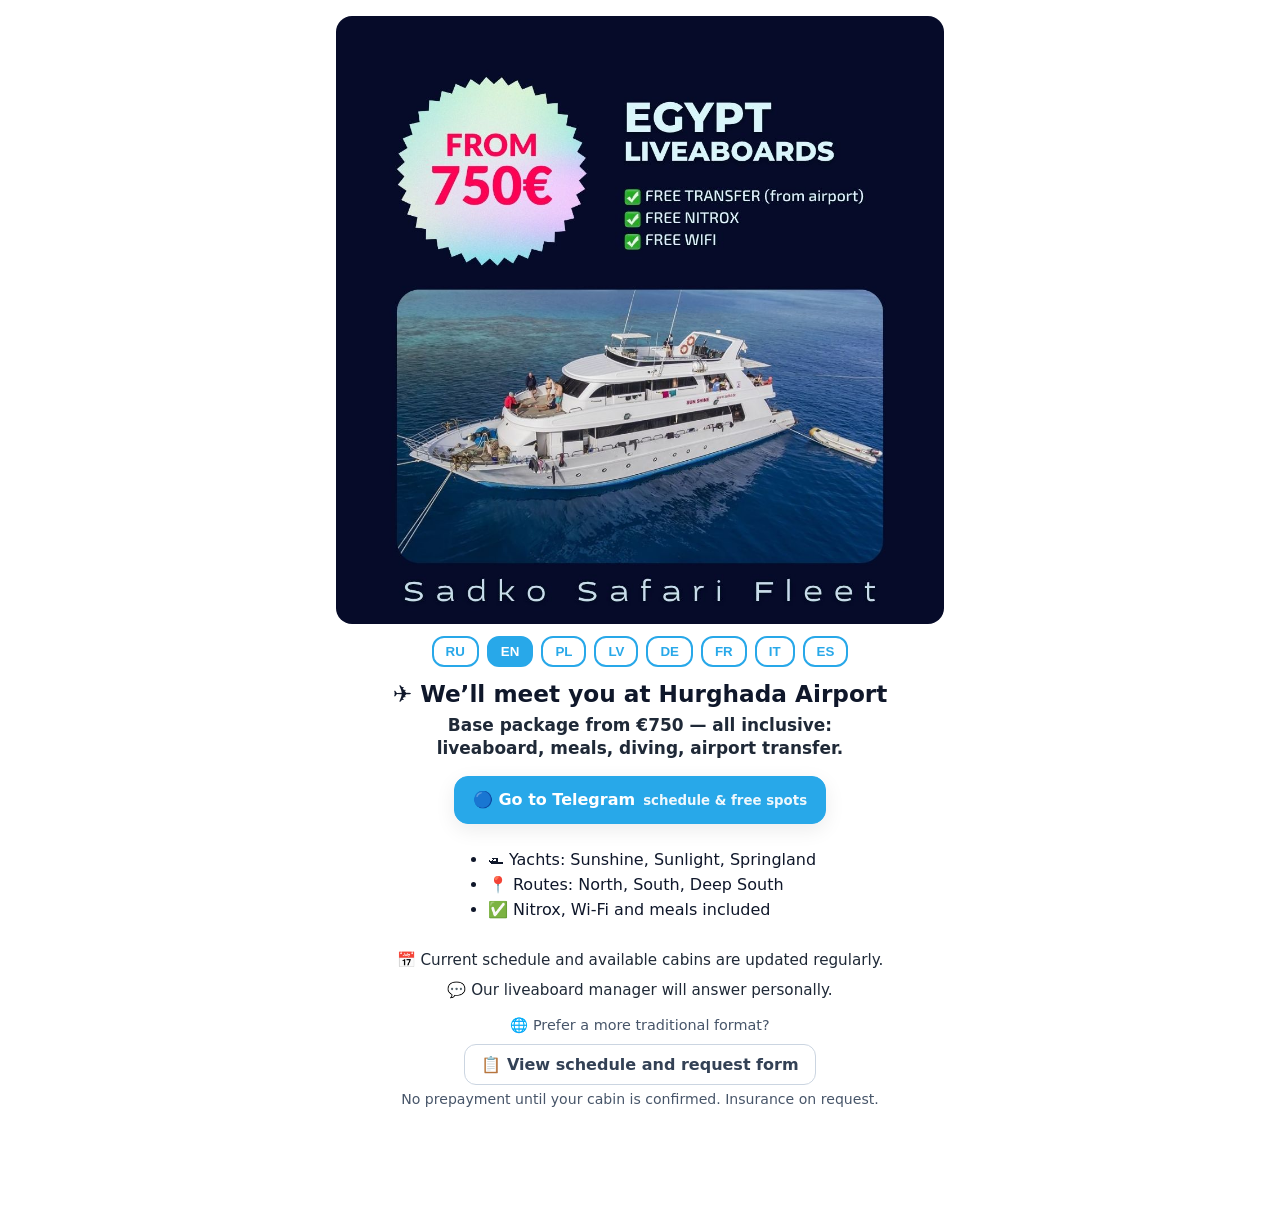
<file: index.html>
<!DOCTYPE html>
<html lang="en">
<head>

  <meta charset="UTF-8"/>

  <meta
    name="viewport"
    content="width=device-width, initial-scale=1.0"
  />

  <title>Dive Safari Egypt</title>

  <!-- Meta Pixel Code -->

  <script>

    !function(f,b,e,v,n,t,s)
    {
      if(f.fbq)return;

      n=f.fbq=function()
      {
        n.callMethod
          ? n.callMethod.apply(n,arguments)
          : n.queue.push(arguments)
      };

      if(!f._fbq)f._fbq=n;

      n.push=n;
      n.loaded=!0;
      n.version='2.0';
      n.queue=[];

      t=b.createElement(e);
      t.async=!0;
      t.src=v;

      s=b.getElementsByTagName(e)[0];

      s.parentNode.insertBefore(t,s)

    }(
      window,
      document,
      'script',
      'https://connect.facebook.net/en_US/fbevents.js'
    );

    fbq('init', '675997335920840');

    fbq('track', 'PageView');

  </script>

  <noscript>

    <img
      height="1"
      width="1"
      style="display:none"
      src="https://www.facebook.com/tr?id=675997335920840&ev=PageView&noscript=1"
    />

  </noscript>

  <style>

    :root{

      --brand:#28A8E9;
      --accent:#28A8E9;

      --text:#0f172a;
      --muted:#475569;

      --soft:#f1f5ff;
      --soft2:#e7eeff;

      --radius:14px;

      --shadow:0 6px 20px rgba(2,6,23,.08);

    }

    *{
      box-sizing:border-box
    }

    body{

      font-family:
        system-ui,
        -apple-system,
        Segoe UI,
        Roboto,
        Ubuntu,
        Cantarell,
        sans-serif;

      margin:0;

      background:#fff;

      color:var(--text);

      -webkit-font-smoothing:antialiased;

      -moz-osx-font-smoothing:grayscale;

    }

    .container{

      max-width:640px;

      margin:0 auto;

      padding:16px 16px 100px;

      text-align:center;

    }

    .hero-img{

      width:100%;

      border-radius:16px;

      display:block;

      margin:0 auto;

    }

    .lang-switch{

      display:flex;

      gap:8px;

      flex-wrap:wrap;

      justify-content:center;

      margin:12px 0 4px;

    }

    .lang-button{

      border:2px solid var(--brand);

      background:#fff;

      color:var(--brand);

      font-weight:800;

      padding:6px 12px;

      border-radius:12px;

      cursor:pointer;

    }

    .lang-button.active{

      background:var(--brand);

      color:#fff;

    }

    h1{

      font-size:1.45rem;

      line-height:1.25;

      margin:12px 0 6px;

    }

    h2{

      font-size:1.06rem;

      line-height:1.35;

      margin:0 0 14px;

      color:#1f2937;

    }

    ul{

      margin:10px auto 14px;

      padding-left:24px;

      list-style:disc;

      max-width:90%;

      text-align:left;

      display:inline-block;

    }

    ul li{

      margin-bottom:6px;

    }

    .note{

      font-size:.95rem;

      color:#1f2937;

      margin:12px auto;

      max-width:90%;

    }

    .subnote{

      font-size:.88rem;

      color:var(--muted);

      margin-top:6px;

      max-width:90%;

      margin-left:auto;

      margin-right:auto;

    }

    .cta-row{

      display:flex;

      gap:12px;

      flex-wrap:wrap;

      margin:16px 0;

      justify-content:center;

    }

    .btn{

      display:inline-flex;

      align-items:center;

      justify-content:center;

      gap:8px;

      padding:14px 18px;

      border-radius:var(--radius);

      text-decoration:none;

      font-weight:900;

      line-height:1;

      border:1px solid transparent;

      color:#fff;

      box-shadow:var(--shadow);

      transition:
        transform .06s ease,
        opacity .2s ease;

      min-height:48px;

    }

    .btn:active{

      transform:translateY(1px)

    }

    .btn-primary{

      background:var(--brand);

      border-color:var(--brand);

    }

    .btn small{

      font-weight:600;

      opacity:.92;

      display:block;

      margin-top:3px;

      line-height:1.1;

    }

    .secondary-link-wrapper{

      margin-top:18px;

      text-align:center;

    }

    .secondary-link-label{

      font-size:.9rem;

      color:var(--muted);

      margin-bottom:10px;

    }

    .secondary-link-btn{

      display:inline-block;

      padding:10px 16px;

      border:1px solid #cbd5e1;

      border-radius:12px;

      text-decoration:none;

      color:#334155;

      font-weight:600;

      background:#fff;

      transition:
        background .2s ease,
        border-color .2s ease;

    }

    .secondary-link-btn:hover{

      background:#f8fafc;

      border-color:#94a3b8;

    }

    @media (max-width:768px){

      .container{
        text-align:left;
      }

      .btn{
        flex:1;
        text-align:center;
      }

      ul,
      .note,
      .subnote{

        max-width:100%;

        display:block;

        text-align:left;

      }

      .secondary-link-wrapper{
        text-align:left;
      }

      .cta-sticky{

        display:block;

        position:fixed;

        left:0;
        right:0;
        bottom:10px;

        z-index:9999;

        padding:10px 12px;

        background:rgba(255,255,255,.96);

        backdrop-filter:blur(8px)

      }

      .cta-sticky-inner{

        display:flex;

        gap:10px;

        max-width:640px;

        margin:0 auto

      }
    }

    .cta-sticky{
      display:none
    }

  </style>

</head>

<body>

<div class="container">

  <img
    id="header-img"
    class="hero-img"
    src="EG_en_for_landing.jpg"
    alt="Dive Safari Egypt"
    loading="lazy"
  />

  <!-- Language switch -->

  <div
    class="lang-switch"
    role="tablist"
    aria-label="Language switcher"
  >

    <button
      id="btn-ru"
      class="lang-button"
      onclick="setLanguage('ru')"
    >
      RU
    </button>

    <button
      id="btn-en"
      class="lang-button"
      onclick="setLanguage('en')"
    >
      EN
    </button>

    <button
      id="btn-pl"
      class="lang-button"
      onclick="setLanguage('pl')"
    >
      PL
    </button>

    <button
      id="btn-lv"
      class="lang-button"
      onclick="setLanguage('lv')"
    >
      LV
    </button>

    <button
      id="btn-de"
      class="lang-button"
      onclick="setLanguage('de')"
    >
      DE
    </button>

    <button
      id="btn-fr"
      class="lang-button"
      onclick="setLanguage('fr')"
    >
      FR
    </button>

    <button
      id="btn-it"
      class="lang-button"
      onclick="setLanguage('it')"
    >
      IT
    </button>

    <button
      id="btn-es"
      class="lang-button"
      onclick="setLanguage('es')"
    >
      ES
    </button>

  </div>

  <!-- ================= RU ================= -->

  <section id="lang-ru" style="display:none">

    <h1>
      ✈️ Мы встретим вас в аэропорту Хургады
    </h1>

    <h2>
      Базовый пакет от 750 € — всё включено:<br>
      яхта, питание, дайвинг, трансфер.
    </h2>

    <div class="cta-row">

      <a
        class="btn btn-primary"
        href="https://iscuba.online/dive/tg-eg/"
        target="_blank"
        rel="noopener"
        onclick="trackClickTelegram()"
      >
        🔵 Перейти в Telegram
        <small>расписание и свободные места</small>
      </a>

    </div>

    <ul>

      <li>
        🛥 Яхты: Sunshine, Sunlight и Springland
      </li>

      <li>
        📍 Маршруты: Север, Юг, Дальний Юг
      </li>

      <li>
        ✅ Nitrox, Wi-Fi и питание включены
      </li>

    </ul>

    <p class="note">
      📅 Актуальное расписание и свободные места обновляются регулярно.
    </p>

    <p class="note">
      💬 Менеджер яхты ответит лично.
    </p>

    <div class="secondary-link-wrapper">

      <div class="secondary-link-label">
        🌐 Предпочитаете классический формат?
      </div>

      <a
        class="secondary-link-btn"
        href="https://iscuba.online/dive/eg-schedule-form-ru/"
        target="_blank"
        rel="noopener"
        onclick="trackClickSchedule()"
      >
        📋 Смотреть расписание и форму запроса
      </a>

    </div>

    <p class="subnote">

      Без предоплаты до подтверждения каюты.

      Документы и страховка — по запросу.

    </p>

  </section>

  <!-- ================= EN ================= -->

  <section id="lang-en" style="display:none">

    <h1>
      ✈️ We’ll meet you at Hurghada Airport
    </h1>

    <h2>
      Base package from €750 — all inclusive:<br>
      liveaboard, meals, diving, airport transfer.
    </h2>

    <div class="cta-row">

      <a
        class="btn btn-primary"
        href="https://iscuba.online/dive/tg-eg/"
        target="_blank"
        rel="noopener"
        onclick="trackClickTelegram()"
      >
        🔵 Go to Telegram
        <small>schedule & free spots</small>
      </a>

    </div>

    <ul>

      <li>
        🛥 Yachts: Sunshine, Sunlight, Springland
      </li>

      <li>
        📍 Routes: North, South, Deep South
      </li>

      <li>
        ✅ Nitrox, Wi-Fi and meals included
      </li>

    </ul>

    <p class="note">
      📅 Current schedule and available cabins are updated regularly.
    </p>

    <p class="note">
      💬 Our liveaboard manager will answer personally.
    </p>

    <div class="secondary-link-wrapper">

      <div class="secondary-link-label">
        🌐 Prefer a more traditional format?
      </div>

      <a
        class="secondary-link-btn"
        href="https://iscuba.online/dive/eg-schedule-form-ru/"
        target="_blank"
        rel="noopener"
        onclick="trackClickSchedule()"
      >
        📋 View schedule and request form
      </a>

    </div>

    <p class="subnote">

      No prepayment until your cabin is confirmed.

      Insurance on request.

    </p>

  </section>

  <!-- ================= PL ================= -->

  <section id="lang-pl" style="display:none">

    <h1>
      ✈️ Odbierzemy Cię z lotniska w Hurghadzie
    </h1>

    <h2>
      Pakiet podstawowy od 750 € — wszystko w cenie:<br>
      liveaboard, wyżywienie, nurkowania, transfer z lotniska.
    </h2>

    <div class="cta-row">

      <a
        class="btn btn-primary"
        href="https://iscuba.online/dive/tg-eg/"
        target="_blank"
        rel="noopener"
        onclick="trackClickTelegram()"
      >
        🔵 Otwórz Telegram
        <small>grafik i wolne miejsca</small>
      </a>

    </div>

    <ul>

      <li>
        🛥 Jachty: Sunshine, Sunlight, Springland
      </li>

      <li>
        📍 Trasy: Północ, Południe, Dalekie Południe
      </li>

      <li>
        ✅ Nitrox, Wi-Fi i wyżywienie w cenie
      </li>

    </ul>

    <p class="note">
      📅 Aktualny harmonogram i wolne miejsca są regularnie aktualizowane.
    </p>

    <p class="note">
      💬 Menedżer jachtu odpowie osobiście.
    </p>

    <div class="secondary-link-wrapper">

      <div class="secondary-link-label">
        🌐 Preferujesz klasyczny format?
      </div>

      <a
        class="secondary-link-btn"
        href="https://iscuba.online/dive/eg-schedule-form-ru/"
        target="_blank"
        rel="noopener"
        onclick="trackClickSchedule()"
      >
        📋 Zobacz harmonogram i formularz
      </a>

    </div>

    <p class="subnote">

      Bez przedpłaty do potwierdzenia kabiny.

      Ubezpieczenie na życzenie.

    </p>

  </section>

  <!-- ================= LV ================= -->

  <section id="lang-lv" style="display:none">

    <h1>
      ✈️ Mēs jūs sagaidīsim Hurgadas lidostā
    </h1>

    <h2>
      Bāzes pakete no 750 € — viss iekļauts:<br>
      jahta, ēdināšana, niršana, transfērs no lidostas.
    </h2>

    <div class="cta-row">

      <a
        class="btn btn-primary"
        href="https://iscuba.online/dive/tg-eg/"
        target="_blank"
        rel="noopener"
        onclick="trackClickTelegram()"
      >
        🔵 Atvērt Telegram
        <small>grafiks un brīvās vietas</small>
      </a>

    </div>

    <ul>

      <li>
        🛥 Jahtas: Sunshine, Sunlight, Springland
      </li>

      <li>
        📍 Maršruti: Ziemeļi, Dienvidi, Tālie Dienvidi
      </li>

      <li>
        ✅ Nitrox, Wi-Fi un ēdināšana iekļauta
      </li>

    </ul>

    <p class="note">
      📅 Aktuālais grafiks un brīvās vietas tiek regulāri atjauninātas.
    </p>

    <p class="note">
      💬 Jahtas menedžeris atbildēs personīgi.
    </p>

    <div class="secondary-link-wrapper">

      <div class="secondary-link-label">
        🌐 Vēlaties klasiskāku formātu?
      </div>

      <a
        class="secondary-link-btn"
        href="https://iscuba.online/dive/eg-schedule-form-ru/"
        target="_blank"
        rel="noopener"
        onclick="trackClickSchedule()"
      >
        📋 Skatīt grafiku un pieprasījuma formu
      </a>

    </div>

    <p class="subnote">

      Bez priekšapmaksas līdz kajītes apstiprināšanai.

      Apdrošināšana pēc pieprasījuma.

    </p>

  </section>

  <!-- ================= DE ================= -->

  <section id="lang-de" style="display:none">

    <h1>
      ✈️ Wir holen Sie am Flughafen Hurghada ab
    </h1>

    <h2>
      Basispaket ab 750 € — alles inklusive:<br>
      Liveaboard, Verpflegung, Tauchgänge, Transfer.
    </h2>

    <div class="cta-row">

      <a
        class="btn btn-primary"
        href="https://iscuba.online/dive/tg-eg/"
        target="_blank"
        rel="noopener"
        onclick="trackClickTelegram()"
      >
        🔵 Zu Telegram
        <small>Plan & freie Plätze</small>
      </a>

    </div>

    <ul>

      <li>
        🛥 Yachten: Sunshine, Sunlight, Springland
      </li>

      <li>
        📍 Routen: Norden, Süden, Deep South
      </li>

      <li>
        ✅ Nitrox, WLAN und Verpflegung inklusive
      </li>

    </ul>

    <p class="note">
      📅 Aktuelle Termine und freie Plätze werden regelmäßig aktualisiert.
    </p>

    <p class="note">
      💬 Unser Yacht-Manager antwortet persönlich.
    </p>

    <div class="secondary-link-wrapper">

      <div class="secondary-link-label">
        🌐 Bevorzugen Sie ein klassisches Format?
      </div>

      <a
        class="secondary-link-btn"
        href="https://iscuba.online/dive/eg-schedule-form-ru/"
        target="_blank"
        rel="noopener"
        onclick="trackClickSchedule()"
      >
        📋 Fahrplan und Anfrageformular ansehen
      </a>

    </div>

    <p class="subnote">

      Keine Vorauszahlung bis zur Kabinenbestätigung.

      Versicherung auf Anfrage.

    </p>

  </section>

  <!-- ================= FR ================= -->

  <section id="lang-fr" style="display:none">

    <h1>
      ✈️ Nous vous accueillerons à l’aéroport d’Hurghada
    </h1>

    <h2>
      Forfait de base dès 750 € — tout compris :<br>
      liveaboard, repas, plongées, transfert.
    </h2>

    <div class="cta-row">

      <a
        class="btn btn-primary"
        href="https://iscuba.online/dive/tg-eg/"
        target="_blank"
        rel="noopener"
        onclick="trackClickTelegram()"
      >
        🔵 Ouvrir Telegram
        <small>horaires & places libres</small>
      </a>

    </div>

    <ul>

      <li>
        🛥 Yachts : Sunshine, Sunlight, Springland
      </li>

      <li>
        📍 Itinéraires : Nord, Sud, Grand Sud
      </li>

      <li>
        ✅ Nitrox, Wi-Fi et repas inclus
      </li>

    </ul>

    <p class="note">
      📅 Les horaires et places disponibles sont mis à jour régulièrement.
    </p>

    <p class="note">
      💬 Notre responsable du yacht vous répondra personnellement.
    </p>

    <div class="secondary-link-wrapper">

      <div class="secondary-link-label">
        🌐 Vous préférez un format classique ?
      </div>

      <a
        class="secondary-link-btn"
        href="https://iscuba.online/dive/eg-schedule-form-ru/"
        target="_blank"
        rel="noopener"
        onclick="trackClickSchedule()"
      >
        📋 Voir le programme et le formulaire
      </a>

    </div>

    <p class="subnote">

      Aucun acompte jusqu’à confirmation de cabine.

      Assurance sur demande.

    </p>

  </section>

  <!-- ================= IT ================= -->

  <section id="lang-it" style="display:none">

    <h1>
      ✈️ Vi aspettiamo all’aeroporto di Hurghada
    </h1>

    <h2>
      Pacchetto base da 750 € — tutto incluso:<br>
      liveaboard, pasti, immersioni, transfer.
    </h2>

    <div class="cta-row">

      <a
        class="btn btn-primary"
        href="https://iscuba.online/dive/tg-eg/"
        target="_blank"
        rel="noopener"
        onclick="trackClickTelegram()"
      >
        🔵 Apri Telegram
        <small>calendario & posti liberi</small>
      </a>

    </div>

    <ul>

      <li>
        🛥 Yacht: Sunshine, Sunlight, Springland
      </li>

      <li>
        📍 Itinerari: Nord, Sud, Estremo Sud
      </li>

      <li>
        ✅ Nitrox, Wi-Fi e pasti inclusi
      </li>

    </ul>

    <p class="note">
      📅 Programma aggiornato e posti disponibili vengono aggiornati regolarmente.
    </p>

    <p class="note">
      💬 Il nostro manager dello yacht risponderà personalmente.
    </p>

    <div class="secondary-link-wrapper">

      <div class="secondary-link-label">
        🌐 Preferisci un formato classico?
      </div>

      <a
        class="secondary-link-btn"
        href="https://iscuba.online/dive/eg-schedule-form-ru/"
        target="_blank"
        rel="noopener"
        onclick="trackClickSchedule()"
      >
        📋 Visualizza programma e modulo richiesta
      </a>

    </div>

    <p class="subnote">

      Nessun pagamento anticipato finché la cabina non è confermata.

      Assicurazione su richiesta.

    </p>

  </section>

  <!-- ================= ES ================= -->

  <section id="lang-es" style="display:none">

    <h1>
      ✈️ Te recibimos en el aeropuerto de Hurgada
    </h1>

    <h2>
      Paquete base desde 750 € — todo incluido:<br>
      liveaboard, comidas, buceo y traslado.
    </h2>

    <div class="cta-row">

      <a
        class="btn btn-primary"
        href="https://iscuba.online/dive/tg-eg/"
        target="_blank"
        rel="noopener"
        onclick="trackClickTelegram()"
      >
        🔵 Abrir Telegram
        <small>horario y plazas libres</small>
      </a>

    </div>

    <ul>

      <li>
        🛥 Yates: Sunshine, Sunlight y Springland
      </li>

      <li>
        📍 Rutas: Norte, Sur, Sur Profundo
      </li>

      <li>
        ✅ Nitrox, Wi-Fi y comidas incluidas
      </li>

    </ul>

    <p class="note">
      📅 El horario actual y las plazas disponibles se actualizan regularmente.
    </p>

    <p class="note">
      💬 Nuestro gerente del yate responderá personalmente.
    </p>

    <div class="secondary-link-wrapper">

      <div class="secondary-link-label">
        🌐 ¿Prefieres un formato clásico?
      </div>

      <a
        class="secondary-link-btn"
        href="https://iscuba.online/dive/eg-schedule-form-ru/"
        target="_blank"
        rel="noopener"
        onclick="trackClickSchedule()"
      >
        📋 Ver horario y formulario
      </a>

    </div>

    <p class="subnote">

      Sin pago previo hasta confirmar cabina.

      Seguro a petición.

    </p>

  </section>

</div>

<!-- Sticky CTA -->

<nav
  class="cta-sticky"
  role="navigation"
  aria-label="Floating call to action"
>

  <div class="cta-sticky-inner">

    <a
      class="btn btn-primary"
      href="https://iscuba.online/dive/tg-eg/"
      target="_blank"
      rel="noopener"
      onclick="trackClickTelegram()"
    >
      🔵 Telegram
    </a>

  </div>

</nav>

<script>

  const langsRU=[
    'ru',
    'uk',
    'be',
    'kk',
    'uz',
    'ky',
    'tk',
    'az',
    'hy',
    'ka',
    'tg',
    'mo'
  ];

  const langsPL=['pl'];

  const langsLV=['lv'];

  const ALL=[
    'ru',
    'en',
    'pl',
    'lv',
    'de',
    'fr',
    'it',
    'es'
  ];

  const userLang=(navigator.language||'')
    .slice(0,2)
    .toLowerCase();

  function showLang(l){

    ALL.forEach(x=>{

      const e=document.getElementById('lang-'+x);

      if(e){

        e.style.display=(x===l?'block':'none');

      }

    });

    document
      .querySelectorAll('.lang-button')
      .forEach(b=>b.classList.remove('active'));

    const btn=document.getElementById('btn-'+l);

    if(btn){

      btn.classList.add('active');

    }

    const map={

      ru:'EG_ru_for_landing.jpg',

      en:'EG_en_for_landing.jpg',

      pl:'EG_pl_for_landing.jpg',

      lv:'EG_lv_for_landing.jpg',

      de:'EG_de_for_landing.jpg',

      fr:'EG_fr_for_landing.jpg',

      it:'EG_it_for_landing.jpg',

      es:'EG_es_for_landing.jpg'

    };

    const img=document.getElementById('header-img');

    img.src=map[l]||map['en'];

    document.documentElement.setAttribute('lang', l);

  }

  function setLanguage(l){

    localStorage.setItem('langPref', l);

    showLang(l);

  }

  function trackClickTelegram(){

    fbq('trackCustom','Click_EgyptBot_tg');

  }

  function trackClickSchedule(){

    fbq('trackCustom','Click_EgyptSchedule');

  }

  (function(){

    const saved=localStorage.getItem('langPref');

    const auto=

      langsRU.includes(userLang)

        ? 'ru'

        : langsPL.includes(userLang)

          ? 'pl'

          : langsLV.includes(userLang)

            ? 'lv'

            : (
                ['de','fr','it','es','en']
                .includes(userLang)

                  ? userLang

                  : 'en'
              );

    showLang(saved || auto);

    setTimeout(()=>{

      fbq(
        'trackCustom',
        'ViewContent_EgyptBook_7s'
      );

    },7000);

  })();

</script>

</body>
</html>
</file>
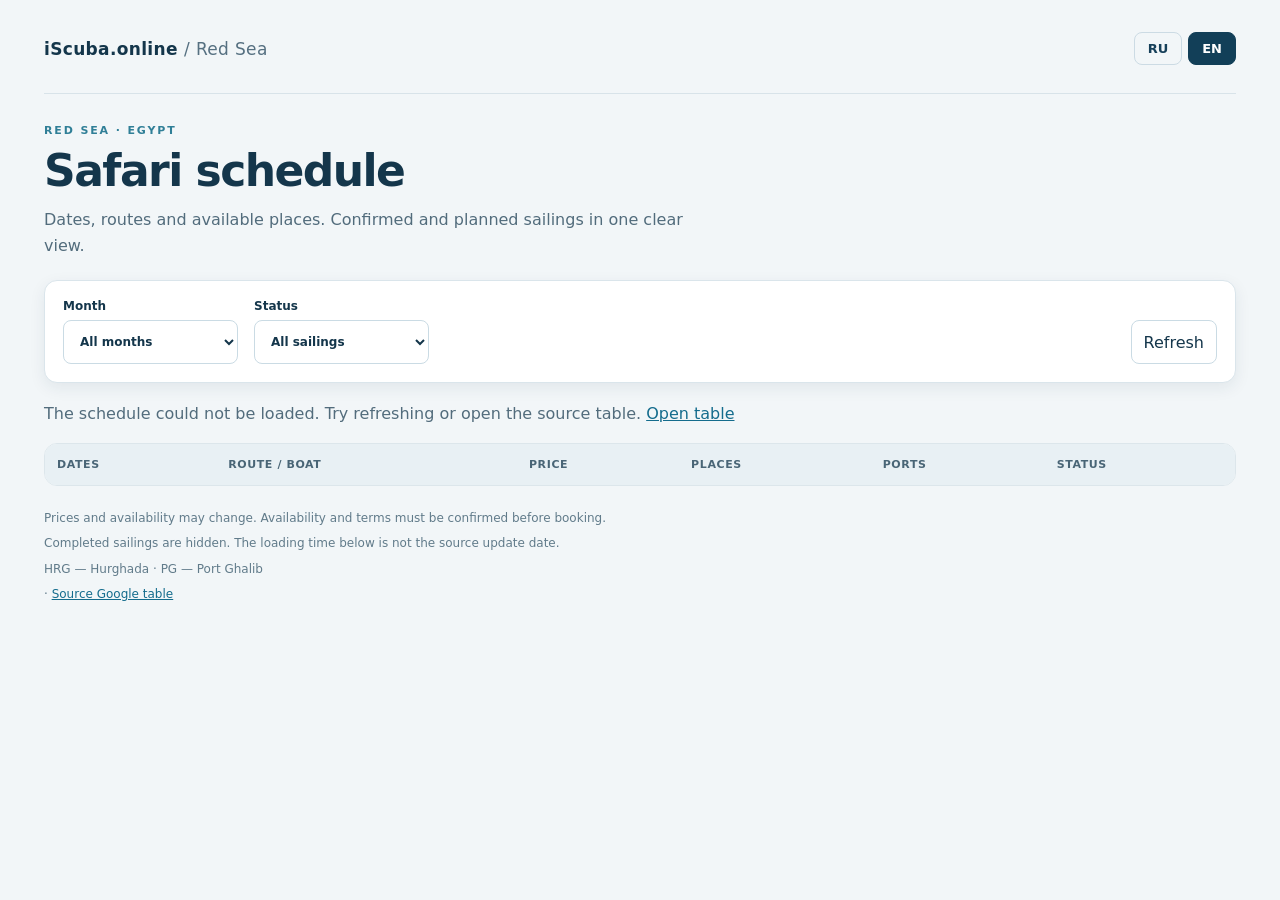
<file: schedule/index.html>
<!doctype html><html lang="en"><head><meta charset="utf-8"><meta name="viewport" content="width=device-width,initial-scale=1"><title>Red Sea safari schedule · iScuba.online</title><meta name="robots" content="noindex,nofollow"><script src="assets/language.js"></script></head><body><p><a href="ru/">Русский</a> · <a href="en/">English</a></p></body></html>
</file>
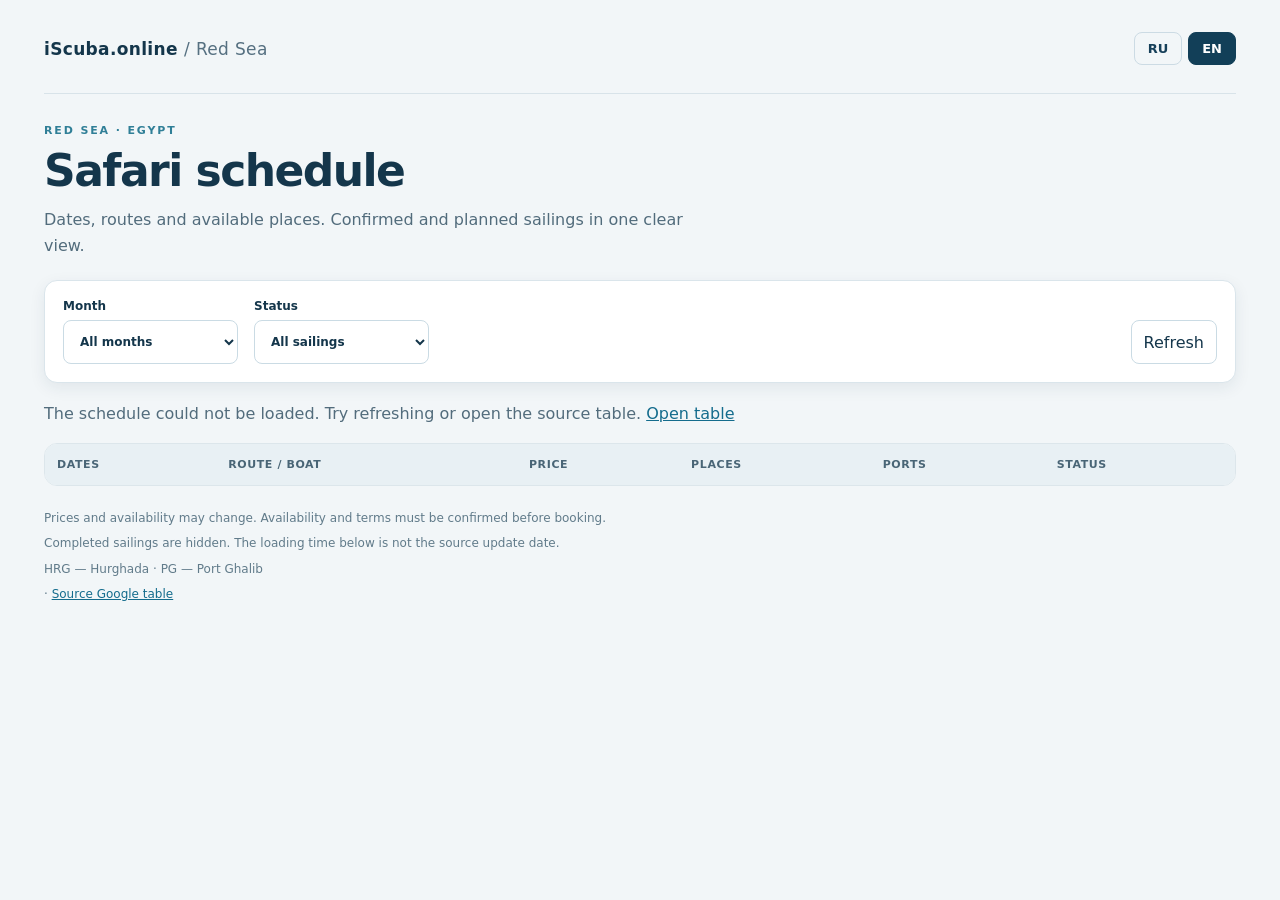
<file: schedule/en/index.html>
<!doctype html>
<html lang="en"><head><meta charset="utf-8"><meta name="viewport" content="width=device-width,initial-scale=1"><meta name="robots" content="noindex,nofollow"><title>Safari schedule · iScuba.online</title><meta name="description" content="Dates, routes and available places. Confirmed and planned sailings in one clear view."><link rel="stylesheet" href="../assets/schedule.css"><script defer src="../assets/pixel.js"></script><script defer src="../assets/schedule.js"></script></head>
<body><main class="wrap"><header><div class="brand">iScuba.online <span> / Red Sea</span></div><nav class="langs" aria-label="Language"><a href="../ru/" data-lang="ru" >RU</a><a href="../en/" data-lang="en" aria-current="page">EN</a></nav></header>
<section class="intro"><div class="eyebrow">Red Sea · Egypt</div><h1>Safari schedule</h1><p>Dates, routes and available places. Confirmed and planned sailings in one clear view.</p></section>
<section class="toolbar" aria-label="Filters"><label>Month<select id="month"><option value="">All months</option></select></label><label>Status<select id="status"><option value="">All sailings</option><option value="confirmed">Confirmed</option><option value="planned">Planned</option></select></label><span id="count" class="count" aria-live="polite"></span><button type="button" id="refresh">Refresh</button></section>
<p id="notice" role="status" aria-live="polite"></p><noscript><p>JavaScript required / Необходим JavaScript. <a href="https://docs.google.com/spreadsheets/d/e/2PACX-1vQajGKJrlO2o2G9Q6Qo0RhvdKnhrrzG7gLnXozQVhm-v8geWoKIysK-FessVWvwnj20n6z0tUQ6nMJm/pubhtml?gid=1984293992&amp;single=true">Source Google table</a></p></noscript>
<div class="table-shell"><table><thead><tr><th scope="col">Dates</th><th scope="col">Route / boat</th><th scope="col">Price</th><th scope="col">Places</th><th scope="col">Ports</th><th scope="col">Status</th></tr></thead><tbody id="rows"></tbody></table></div><section id="cards" aria-label="Safari schedule"></section>
<footer class="notes"><p>Prices and availability may change. Availability and terms must be confirmed before booking.</p><p>Completed sailings are hidden. The loading time below is not the source update date.</p><p>HRG — Hurghada · PG — Port Ghalib</p><p><span id="loaded"></span> · <a id="source" href="https://docs.google.com/spreadsheets/d/e/2PACX-1vQajGKJrlO2o2G9Q6Qo0RhvdKnhrrzG7gLnXozQVhm-v8geWoKIysK-FessVWvwnj20n6z0tUQ6nMJm/pubhtml?gid=1984293992&amp;single=true" target="_blank" rel="noopener">Source Google table</a></p></footer></main></body></html>
</file>
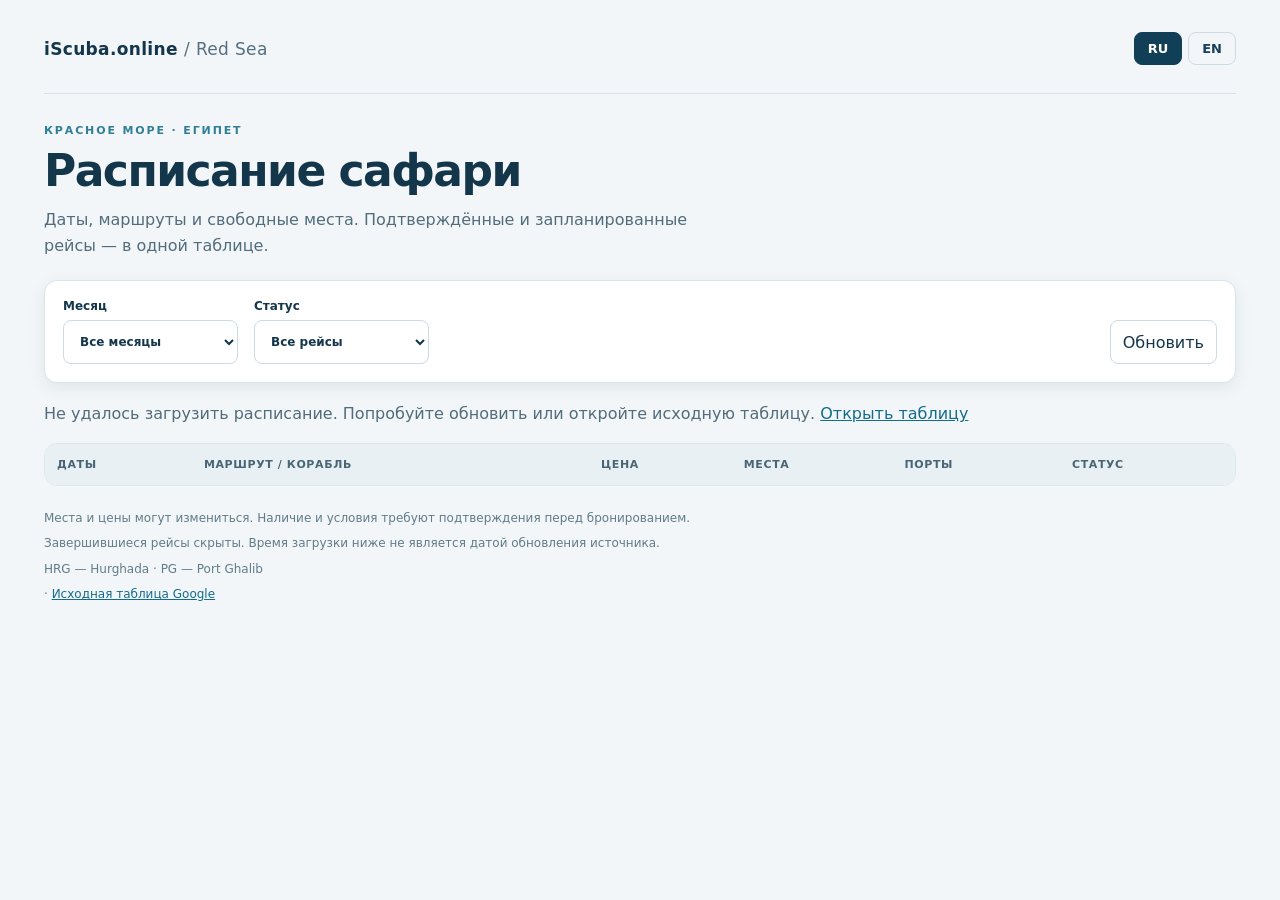
<file: schedule/ru/index.html>
<!doctype html>
<html lang="ru"><head><meta charset="utf-8"><meta name="viewport" content="width=device-width,initial-scale=1"><meta name="robots" content="noindex,nofollow"><title>Расписание сафари · iScuba.online</title><meta name="description" content="Даты, маршруты и свободные места. Подтверждённые и запланированные рейсы — в одной таблице."><link rel="stylesheet" href="../assets/schedule.css"><script defer src="../assets/pixel.js"></script><script defer src="../assets/schedule.js"></script></head>
<body><main class="wrap"><header><div class="brand">iScuba.online <span> / Red Sea</span></div><nav class="langs" aria-label="Language"><a href="../ru/" data-lang="ru" aria-current="page">RU</a><a href="../en/" data-lang="en" >EN</a></nav></header>
<section class="intro"><div class="eyebrow">Красное море · Египет</div><h1>Расписание сафари</h1><p>Даты, маршруты и свободные места. Подтверждённые и запланированные рейсы — в одной таблице.</p></section>
<section class="toolbar" aria-label="Filters"><label>Месяц<select id="month"><option value="">Все месяцы</option></select></label><label>Статус<select id="status"><option value="">Все рейсы</option><option value="confirmed">Подтверждённые</option><option value="planned">Запланированные</option></select></label><span id="count" class="count" aria-live="polite"></span><button type="button" id="refresh">Обновить</button></section>
<p id="notice" role="status" aria-live="polite"></p><noscript><p>JavaScript required / Необходим JavaScript. <a href="https://docs.google.com/spreadsheets/d/e/2PACX-1vQajGKJrlO2o2G9Q6Qo0RhvdKnhrrzG7gLnXozQVhm-v8geWoKIysK-FessVWvwnj20n6z0tUQ6nMJm/pubhtml?gid=1556887608&amp;single=true">Исходная таблица Google</a></p></noscript>
<div class="table-shell"><table><thead><tr><th scope="col">Даты</th><th scope="col">Маршрут / корабль</th><th scope="col">Цена</th><th scope="col">Места</th><th scope="col">Порты</th><th scope="col">Статус</th></tr></thead><tbody id="rows"></tbody></table></div><section id="cards" aria-label="Расписание сафари"></section>
<footer class="notes"><p>Места и цены могут измениться. Наличие и условия требуют подтверждения перед бронированием.</p><p>Завершившиеся рейсы скрыты. Время загрузки ниже не является датой обновления источника.</p><p>HRG — Hurghada · PG — Port Ghalib</p><p><span id="loaded"></span> · <a id="source" href="https://docs.google.com/spreadsheets/d/e/2PACX-1vQajGKJrlO2o2G9Q6Qo0RhvdKnhrrzG7gLnXozQVhm-v8geWoKIysK-FessVWvwnj20n6z0tUQ6nMJm/pubhtml?gid=1556887608&amp;single=true" target="_blank" rel="noopener">Исходная таблица Google</a></p></footer></main></body></html>
</file>
<file: schedule/assets/schedule.css>
:root{font-family:system-ui,-apple-system,BlinkMacSystemFont,"Segoe UI",sans-serif;color:#14364b;background:#f2f6f8;font-synthesis:none}*{box-sizing:border-box}body{margin:0}.wrap{max-width:1240px;margin:auto;padding:32px 24px 48px}header{display:flex;justify-content:space-between;align-items:center;gap:20px;padding-bottom:28px;border-bottom:1px solid #d8e3e9}.brand{font-size:17px;letter-spacing:.02em;font-weight:800}.brand span{font-weight:400;color:#567081}.langs{display:flex;gap:6px}.langs a{color:#17405a;text-decoration:none;border:1px solid #ccdbe4;border-radius:8px;padding:8px 13px;font-size:13px;font-weight:700}.langs a[aria-current]{background:#123f58;color:white;border-color:#123f58}.intro{padding:30px 0 22px}.eyebrow{text-transform:uppercase;letter-spacing:.17em;font-size:11px;color:#307f97;font-weight:700}h1{font-size:clamp(29px,4vw,44px);letter-spacing:-.035em;margin:9px 0 12px;line-height:1.12}.intro p{color:#526c7c;max-width:680px;line-height:1.6;margin:0}.toolbar{display:flex;align-items:end;flex-wrap:wrap;gap:16px;padding:18px;background:#fff;border:1px solid #dae5eb;border-radius:13px;margin-bottom:18px}label{font-size:12px;display:grid;gap:7px;font-weight:650}select,button{font:inherit;color:inherit;border:1px solid #cadbe4;border-radius:8px;background:#fff;padding:10px 12px;min-height:44px}select{min-width:175px}button{cursor:pointer}button:disabled{opacity:.6;cursor:wait}.count{margin-left:auto;color:#587283;font-size:13px;padding:12px 0}#notice{line-height:1.6;color:#526c7c}#notice:empty{display:none}.table-shell{border:1px solid #dce6eb;border-radius:13px;overflow:hidden;background:#fff}table{width:100%;border-collapse:collapse;font-size:13px;text-align:left}th{background:#e8f0f4;color:#496576;font-size:11px;text-transform:uppercase;letter-spacing:.055em;padding:14px 12px;white-space:nowrap}td{padding:17px 12px;border-top:1px solid #e5edf1;vertical-align:middle}tbody tr:hover{background:#f7fafc}.date{font-weight:700;white-space:nowrap}.date small{display:block;font-weight:400;color:#657c8b;margin-top:4px}.route{font-weight:650;line-height:1.45}.boat{font-size:11px;letter-spacing:.04em;color:#647d8d;margin-top:4px}.price{white-space:nowrap;font-weight:750}.status{display:inline-block;font-size:11px;font-weight:650;border-radius:30px;padding:6px 9px;white-space:nowrap}.confirmed{background:#e3f4eb;color:#236647}.planned{background:#fff2d9;color:#835c1e}.ports{white-space:nowrap;color:#617b8a}.seats{text-align:center;font-weight:700}.notes{font-size:12px;color:#617b8a;line-height:1.7;margin-top:22px}.notes p{margin:5px 0}.notes a,#notice a{color:#146c8d}#cards{display:none}a:focus-visible,button:focus-visible,select:focus-visible{outline:3px solid #28a8e9;outline-offset:3px}@media(max-width:760px){.wrap{padding:20px 16px 32px}header{padding-bottom:20px}.brand{font-size:14px}.brand span{display:block;font-size:11px;margin-top:3px}.intro{padding-top:25px}.toolbar{gap:12px;padding:14px}label{flex:1;min-width:120px}select{min-width:0;width:100%}.count{margin-left:0;flex:1;padding:0}.toolbar button{font-size:12px}.table-shell{display:none}#cards{display:grid;gap:12px}.card{border:1px solid #dce6eb;border-radius:12px;padding:18px;background:#fff}.card-top{display:flex;justify-content:space-between;align-items:start;gap:8px;margin-bottom:14px}.card .route{font-size:17px}.card-bottom{display:flex;justify-content:space-between;align-items:end;gap:12px;margin-top:16px;padding-top:14px;border-top:1px solid #edf1f4}.card .price{font-size:21px}.card .ports{font-size:12px;margin-top:9px}.card .seats{font-size:12px;text-align:right;color:#587283}.card .seats strong{display:block;color:#153b51;font-size:18px;margin-bottom:3px}}
.route{overflow-wrap:anywhere}@media(max-width:760px){.toolbar{display:grid;grid-template-columns:minmax(0,1fr) minmax(0,1fr)}.toolbar label{min-width:0}.toolbar .count{grid-column:1;white-space:nowrap}.toolbar button{grid-column:2;justify-self:end}}
/* One page scroll on every screen; filters pin after reaching the top. */
.toolbar{position:sticky;top:0;z-index:10;box-shadow:0 5px 16px rgba(20,54,75,.08)}
</file>
